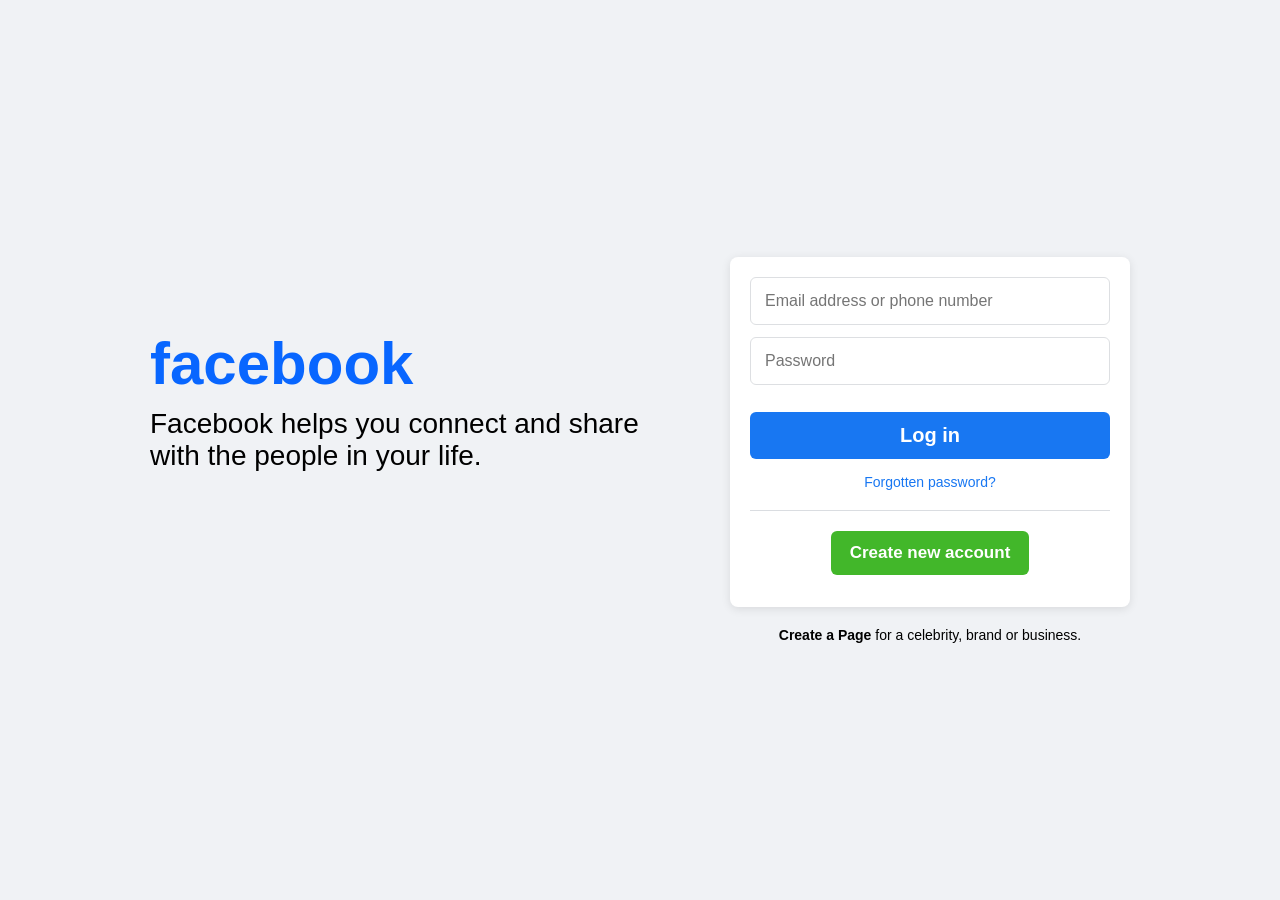
<file: index.html>
<!DOCTYPE html>
<html>

<head>

    <title>Facebook – log in or sign up</title>
    <link rel="stylesheet" href="./style.css">
    <link rel="icon" type="image/png" href="./INDEX/assets/android-chrome-512x512.png">

</head>

<body>

    <div class="container">
        <div class="left">
            <h1>facebook</h1>
            <p>Facebook helps you connect and share with the people in your life.</p>
        </div>

        <div class="right">
            <div class="loginbox">
                <input type="text" placeholder="Email address or phone number">
                <input type="password" placeholder="Password">

                <button class="loginbtn"><a href="./others/home.html"> Log in</a></button>

                <a href="#" class="forgot">Forgotten password?</a>

                <div class="line"></div>

                <a href="./signup.html" class="hre"> <button class="createbtn">Create new account</button></a>
            </div>

            <p class="pagetext">
                <strong>Create a Page</strong> for a celebrity, brand or business.
            </p>
        </div>
    </div>

</body>

</html>
</file>
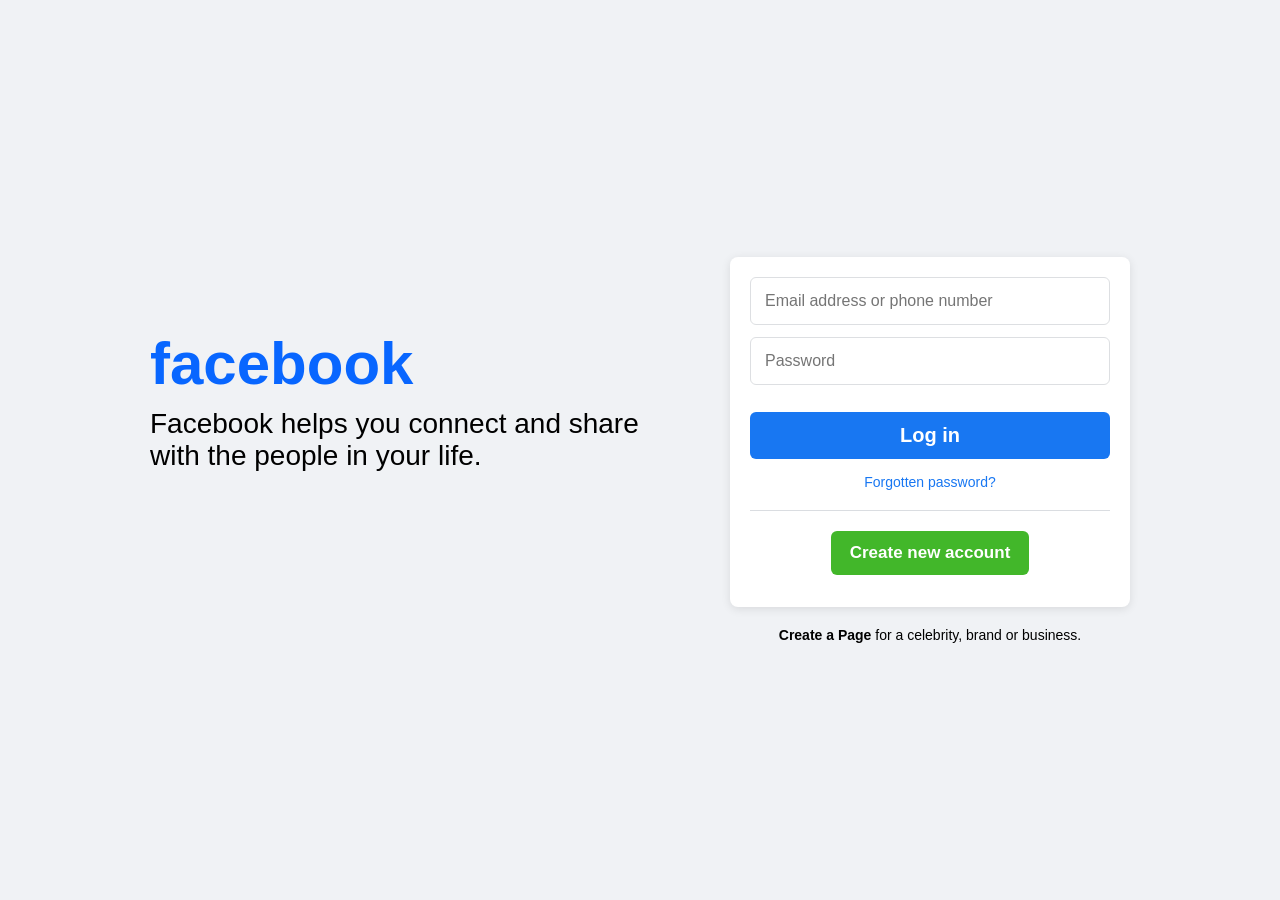
<file: login.html>
<!DOCTYPE html>
<html>

<head>

    <title>Facebook – log in or sign up</title>
    <link rel="stylesheet" href="./login.css">
    <link rel="icon" type="image/png" href="./INDEX/assets/android-chrome-512x512.png">

</head>

<body>

    <div class="container">
        <div class="left">
            <h1>facebook</h1>
            <p>Facebook helps you connect and share with the people in your life.</p>
        </div>

        <div class="right">
            <div class="loginbox">
                <input type="text" placeholder="Email address or phone number">
                <input type="password" placeholder="Password">

                <button class="loginbtn"><a href="./INDEX/dashboard.html"> Log in</a></button>

                <a href="#" class="forgot">Forgotten password?</a>

                <div class="line"></div>

                <a href="./signup.html" class="hre"> <button class="createbtn">Create new account</button></a>
            </div>

            <p class="pagetext">
                <strong>Create a Page</strong> for a celebrity, brand or business.
            </p>
        </div>
    </div>

</body>

</html>
</file>
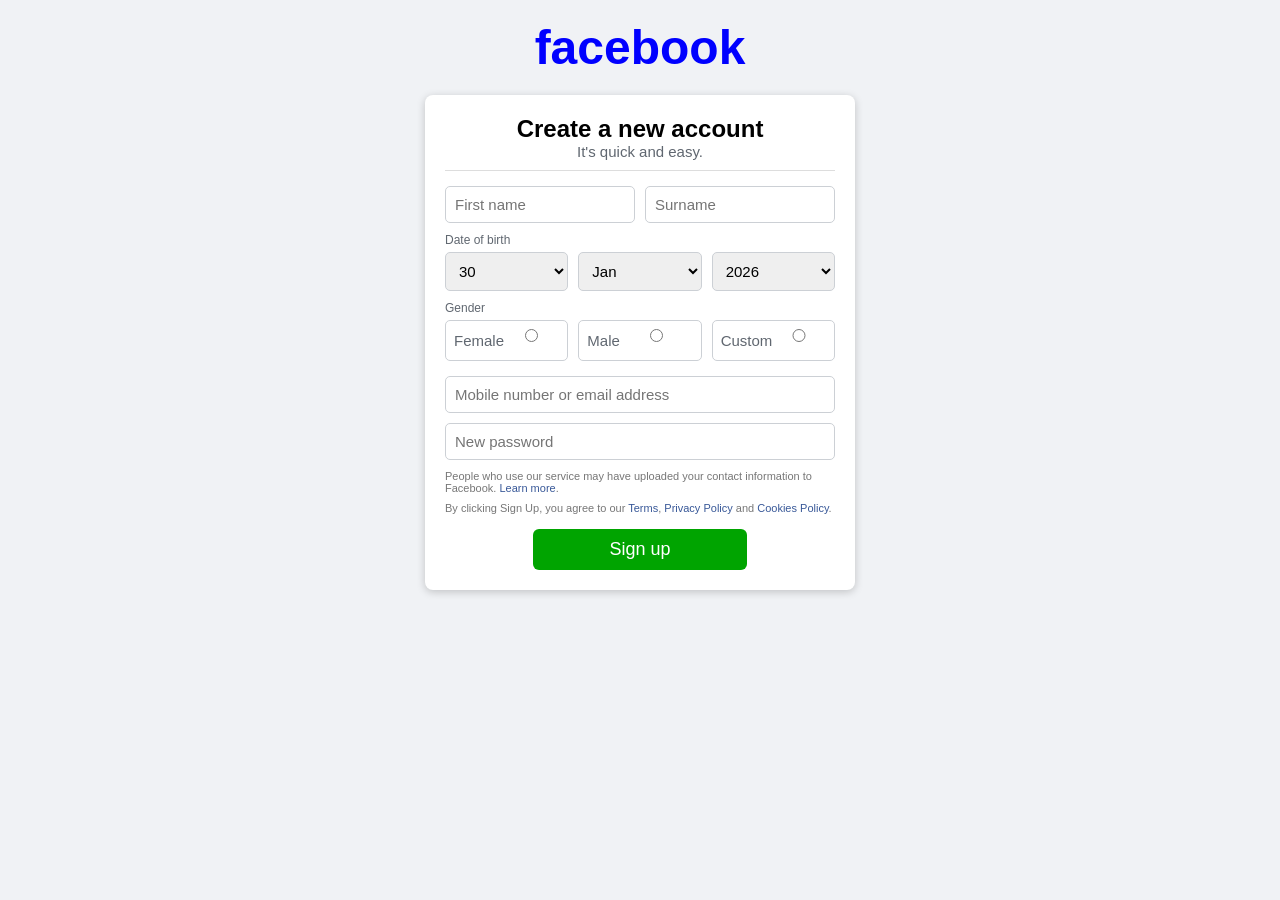
<file: signup.html>
<!DOCTYPE html>
<html>
<head>
    <title>Facebook – Create New Account</title>
    <link rel="stylesheet" href="./signup.css">
    <link rel="icon" type="image/png" href="./INDEX/assets/android-chrome-512x512.png">

</head>
<body>

<div class="logo"><a href="./index.html">facebook</a></div>

<div class="signupcard">
    <h2>Create a new account</h2>
    <p class="title">It's quick and easy.</p>

    <hr>

    <form>
        <div class="row">
            <input type="text" placeholder="First name">
            <input type="text" placeholder="Surname">
        </div>

        <label>Date of birth</label>
        <div class="dob">
            <select>
                <option>30</option>
            </select>
            <select>
                <option>Jan</option>
            </select>
            <select>
                <option>2026</option>
            </select>
        </div>

        <label>Gender</label>
        <div class="gender">
            <label class="genderbox">
                Female
                <input type="radio" name="gender">
            </label>
            <label class="genderbox">
                Male
                <input type="radio" name="gender">
            </label>
            <label class="genderbox">
                Custom
                <input type="radio" name="gender">
            </label>
        </div>

        <input class="full" type="text" placeholder="Mobile number or email address">
        <input class="full" type="password" placeholder="New password">

        <p class="text">
            People who use our service may have uploaded your contact information to Facebook.
            <a href="#">Learn more</a>.
        </p>

        <p class="text">
            By clicking Sign Up, you agree to our
            <a href="#">Terms</a>,
            <a href="#">Privacy Policy</a> and
            <a href="#">Cookies Policy</a>.
        </p>

       <button><a href="./index.html">Sign up</a></button>
   
    </form>
</div>

</body>
</html>
</file>
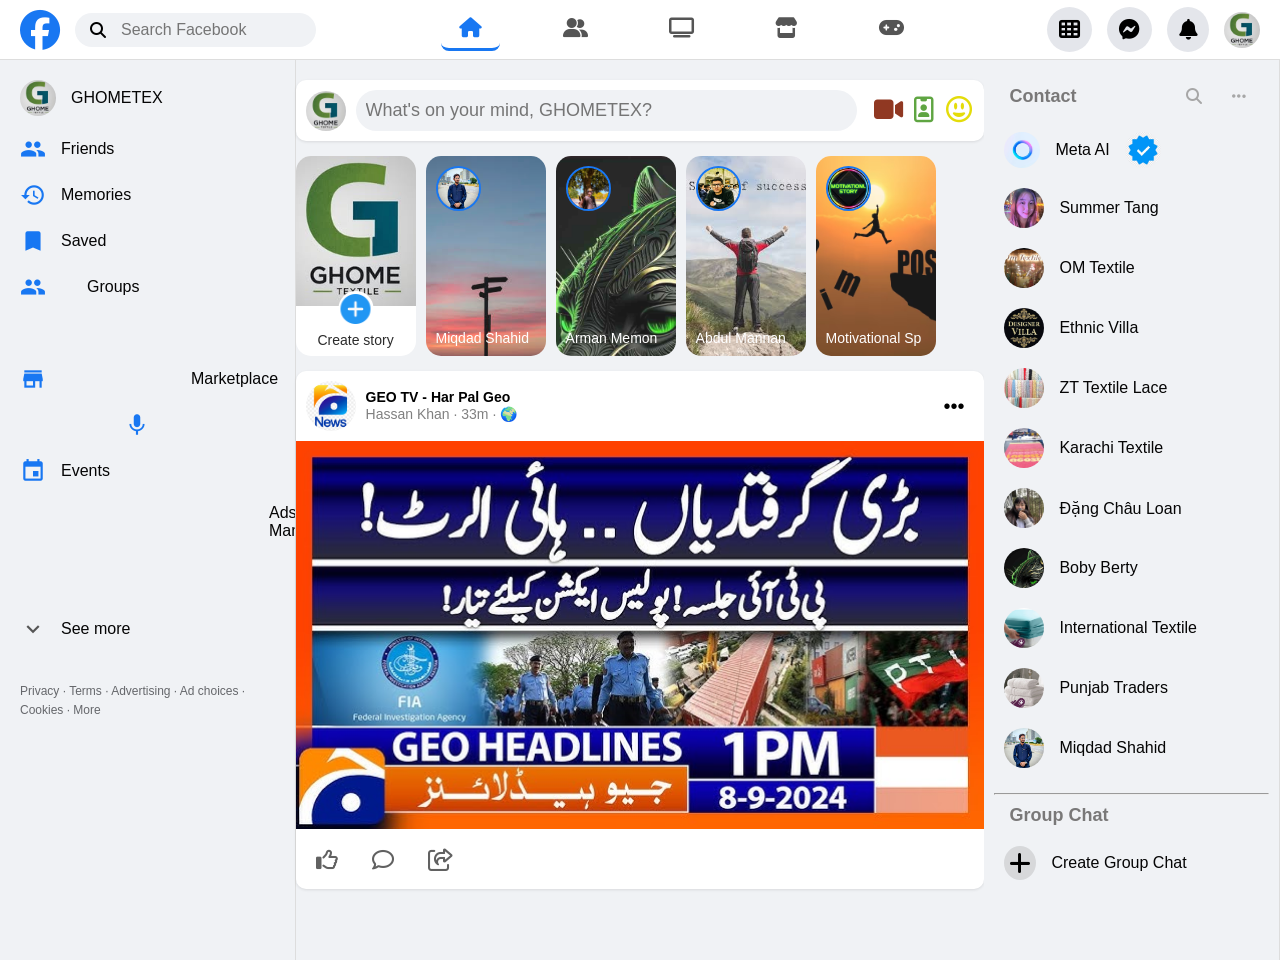
<file: INDEX/dashboard.html>
<!DOCTYPE html>
<html>

<head>
  <title>Facebook</title>
  <link rel="stylesheet" href="dashboard.css">
  <link rel="stylesheet" href="https://cdnjs.cloudflare.com/ajax/libs/font-awesome/6.5.0/css/all.min.css">
  <link href="https://fonts.googleapis.com/icon?family=Material+Icons" rel="stylesheet">
<link rel="icon" type="image/png" href="./assets/android-chrome-512x512.png">
</head>

<body>

  <div class="nav">

    <div class="nav-left">
     <A href="../index.html"> <i class="fa-brands fa-facebook fb"></i></A>

      <div class="search-box">
        <i class="fa-solid fa-magnifying-glass"></i>
        <input type="text" placeholder="Search Facebook">
      </div>
    </div>

    <div class="nav-center">
      <i class="fa-solid fa-house active"></i>
      <i class="fa-solid fa-user-group "></i>
      <i class="fa-solid fa-tv"></i>
      <i class="fa-solid fa-store"></i>
      <i class="fa-solid fa-gamepad"></i>
    </div>

    <div class="nav-right">
      <i class="fa-solid fa-table-cells"></i>
      <i class="fa-brands fa-facebook-messenger"></i>
      <i class="fa-solid fa-bell"></i>

      <div class="profile">
        <img src="./assets/IMG_0011.jpg" alt="" class="profile-m">
      </div>
    </div>
  </div>

  <div class="homep">

    <div class="sidebar">

      <div class="menu-item profile">
        <img src="./assets/IMG_0011.jpg" alt="profile">
        <p>GHOMETEX</p>
      </div>

      <div class="menu-item">
        <span class="material-icons">group</span>
        <p>Friends</p>
      </div>

      <div class="menu-item">
        <span class="material-icons">history</span>
        <p>Memories</p>
      </div>

      <div class="menu-item">
        <span class="material-icons">bookmark</span>
        <p>Saved</p>
      </div>

      <div class="menu-item">
        <span class="material-icons">groups</span>
        <p>Groups</p>
      </div>

      <div class="menu-item ">
        <span class="material-icons">smart_display</span>
        <p>Reels</p>
      </div>

      <div class="menu-item">
        <span class="material-icons">storefront</span>
        <p>Marketplace</p>
      </div>

      <div class="menu-item">
        <span class="material-icons">dynamic_feed</span>
        <p>Feeds</p>
      </div>

      <div class="menu-item">
        <span class="material-icons">event</span>
        <p>Events</p>
      </div>

      <div class="menu-item">
        <span class="material-icons">bar_chart</span>
        <p>Ads Manager</p>
      </div>

      <div class="menu-item">
        <span class="material-icons">sports_esports</span>
        <p>Play games</p>
      </div>

      <div class="menu-item see-more">
        <span class="material-icons">expand_more</span>
        <p>See more</p>
      </div>

      <div class="footer">
        Privacy · Terms · Advertising · Ad choices · Cookies · More
      </div>

    </div>






    <div class="center-content">

      <div class="post-box">
        <img src="./assets/IMG_0011.jpg" alt="profile">
        <input type="text" placeholder="What's on your mind, GHOMETEX?">
        <div class="EMO">
        <i class="fa-solid fa-video" style="color: rgb(144, 56, 34);"></i>
        <i class="fa-regular fa-id-badge" style="color: rgb(95, 165, 66);"></i>
        <i class="fa-regular fa-face-grin-wide" style="color: rgb(228, 220, 10);"></i>
        </div>
      </div>

      <div class="stories">

        <div class="story create">
          <img src="./assets/IMG_0011.jpg" class="cret">
          <div class="plus"><img src="./assets/plus.png" alt="" class="plu"></div>
          <p>Create story</p>
        </div>

       <div class="storyy-wrapper">
    
    <div class="storyy-card">
        <img src="./assets/imge01.jpg" class="bg-img">

        <div class="profilee">
            <img src="./assets/imge10.jpg">
        </div>

        <div class="name">Miqdad Shahid</div>
    </div>

     <div class="storyy-card">
        <img src="./assets/imge7.jpg" class="bg-img">

        <div class="profilee">
            <img src="./assets/arman.webp">
        </div>

        <div class="name">Arman Memon</div>
    </div>


     <div class="storyy-card">
        <img src="./assets/story3.jfif" class="bg-img">

        <div class="profilee">
            <img src="./assets/mannan.jpg">
        </div>

        <div class="name">Abdul Mannan</div>
    </div>


     <div class="storyy-card">
        <img src="./assets/story4.avif" class="bg-img">

        <div class="profilee">
            <img src="./assets/story5.jfif">
        </div>

        <div class="name">Motivational Sp</div>
    </div>
       </div>
    
      </div>

  

<div class="fb-post">

  <div class="post-top">
    <img src="./assets/geo1.png" class="profilei">
    
    <div class="post-user">
      <h4>GEO TV - Har Pal Geo</h4>
      <span>Hassan Khan · 33m · 🌍</span>
    </div>

    <div class="post-menu">•••</div>
  </div>

  <div class="post-image">
    <img src="./assets/geo.jpg">
  </div>
  <div class="like">
    <i class="fa-regular fa-thumbs-up" style="color: rgb(97, 97, 97);"></i>
    <i class="fa-regular fa-comment" style="color: rgb(97, 97, 97);"></i>
    <i class="fa-regular fa-share-from-square" style="color: rgb(97, 97, 97);"></i>
  </div>



  

    
</div>

  </div>
    <div class="sidebar">
      <div class="rightside">
        <div class="rgtt">
          <p class="conp">Contact</p>
        </div>
        <div class="rggt"><i class="fa-solid fa-magnifying-glass" style="color: rgb(167, 167, 167);"></i>
          <i class="fa-solid fa-ellipsis" style="color: rgb(167, 167, 167);"></i>
        </div>
      </div>

      <div class="menu-item profile">
        <img src="./assets/meta.webp" alt="profile">
        <p>Meta AI </p>
        <img src="./assets/blue.jpg" alt="" class="blue">
      </div>

      <div class="menu-item">
        <img src="./assets/imge1.jpg" alt="profile" class="imge">
        <p>Summer Tang</p>
      </div>

      <div class="menu-item">
        <img src="./assets/imge2.jpg" alt="profile" class="imge">
        <p>OM Textile</p>
      </div>

      <div class="menu-item">
        <img src="./assets/imge3.jpg" alt="profile" class="imge">
        <p>Ethnic Villa</p>
      </div>

      <div class="menu-item">
        <img src="./assets/imge4.jpg" alt="profile" class="imge">
        <p>ZT Textile Lace</p>
      </div>

      <div class="menu-item">
        <img src="./assets/imge5.jpg" alt="profile" class="imge">
        <p>Karachi Textile</p>
      </div>

      <div class="menu-item">
        <img src="./assets/imge6.jpg" alt="profile" class="imge">
        <p>Đặng Châu Loan</p>
      </div>

      <div class="menu-item">
        <img src="./assets/imge7.jpg" alt="profile" class="imge">
        <p>Boby Berty</p>
      </div>

      <div class="menu-item">
        <img src="./assets/imge8.jpg" alt="profile" class="imge">
        <p>International Textile</p>
      </div>

      <div class="menu-item">
        <img src="./assets/imge9.jpg" alt="profile" class="imge">
        <p>Punjab Traders</p>
      </div>
      <div class="menu-item im">
        <img src="./assets/imge10.jpg" alt="profile" class="imge">
        <p>Miqdad Shahid</p>
      </div>
      <hr class="ho">
      <div class="rgtt">
        <p class="conp">Group Chat</p>
      </div>
      <div class="menu-item imm">
        <i class="fa-solid fa-plus" style="color: rgb(0, 0, 0);"></i>
        <p>Create Group Chat</p>
      </div>
    </div>
  </div>
</body>

</html>
</file>
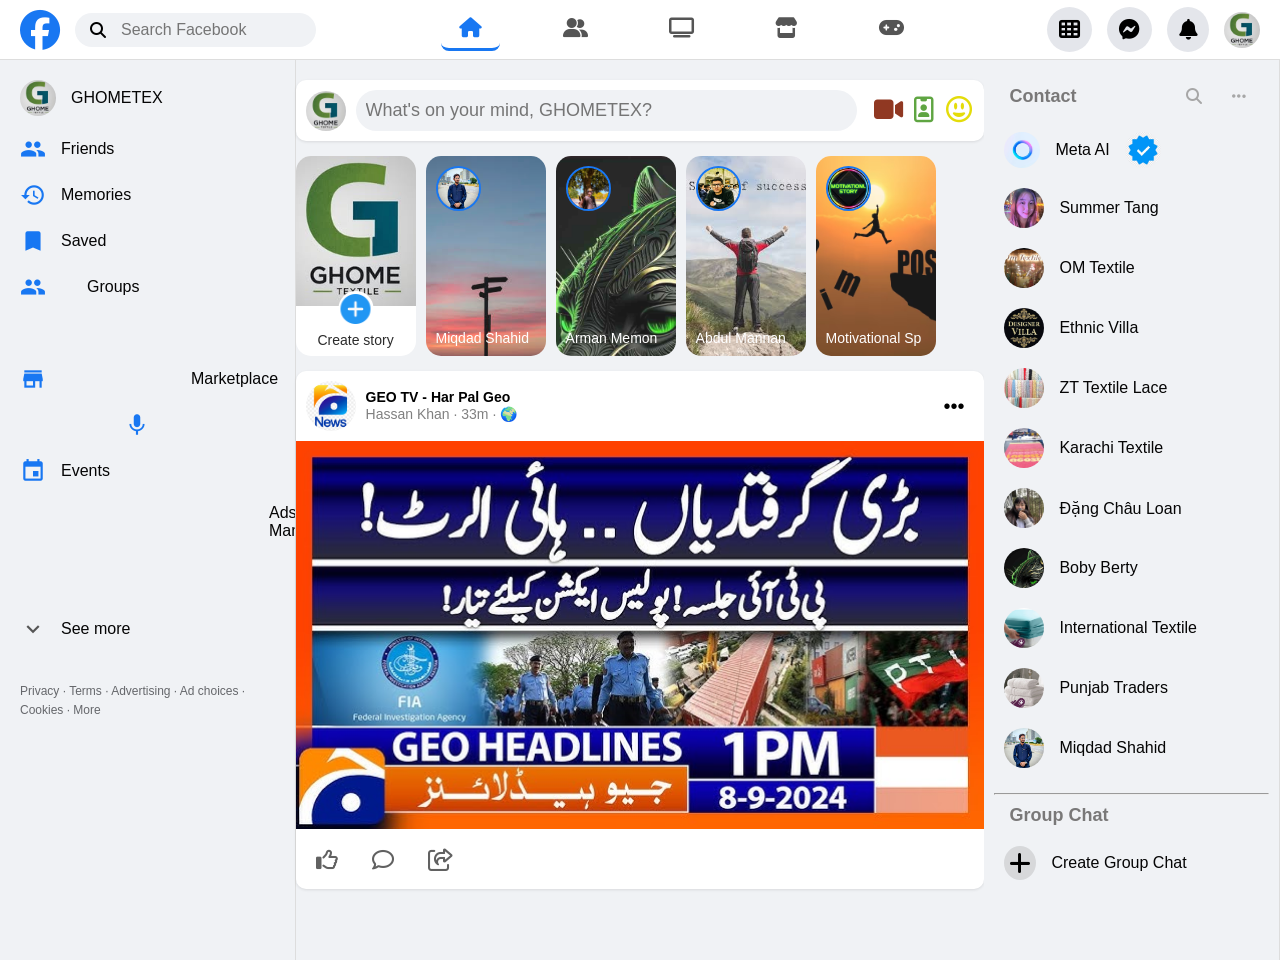
<file: others/home.html>
<!DOCTYPE html>
<html>

<head>
  <title>Facebook</title>
  <link rel="stylesheet" href="./page.css">
  <link rel="stylesheet" href="https://cdnjs.cloudflare.com/ajax/libs/font-awesome/6.5.0/css/all.min.css">
  <link href="https://fonts.googleapis.com/icon?family=Material+Icons" rel="stylesheet">
<link rel="icon" type="image/png" href="./assets/android-chrome-512x512.png">
</head>

<body>

  <div class="nav">

    <div class="nav-left">
     <A href="../index.html"> <i class="fa-brands fa-facebook fb"></i></A>

      <div class="search-box">
        <i class="fa-solid fa-magnifying-glass"></i>
        <input type="text" placeholder="Search Facebook">
      </div>
    </div>

    <div class="nav-center">
      <i class="fa-solid fa-house active"></i>
      <i class="fa-solid fa-user-group "></i>
      <i class="fa-solid fa-tv"></i>
      <i class="fa-solid fa-store"></i>
      <i class="fa-solid fa-gamepad"></i>
    </div>

    <div class="nav-right">
      <i class="fa-solid fa-table-cells"></i>
      <i class="fa-brands fa-facebook-messenger"></i>
      <i class="fa-solid fa-bell"></i>

      <div class="profile">
        <img src="./assets/IMG_0011.jpg" alt="" class="profile-m">
      </div>
    </div>
  </div>

  <div class="homep">

    <div class="sidebar">

      <div class="menu-item profile">
        <img src="./assets/IMG_0011.jpg" alt="profile">
        <p>GHOMETEX</p>
      </div>

      <div class="menu-item">
        <span class="material-icons">group</span>
        <p>Friends</p>
      </div>

      <div class="menu-item">
        <span class="material-icons">history</span>
        <p>Memories</p>
      </div>

      <div class="menu-item">
        <span class="material-icons">bookmark</span>
        <p>Saved</p>
      </div>

      <div class="menu-item">
        <span class="material-icons">groups</span>
        <p>Groups</p>
      </div>

      <div class="menu-item ">
        <span class="material-icons">smart_display</span>
        <p>Reels</p>
      </div>

      <div class="menu-item">
        <span class="material-icons">storefront</span>
        <p>Marketplace</p>
      </div>

      <div class="menu-item">
        <span class="material-icons">dynamic_feed</span>
        <p>Feeds</p>
      </div>

      <div class="menu-item">
        <span class="material-icons">event</span>
        <p>Events</p>
      </div>

      <div class="menu-item">
        <span class="material-icons">bar_chart</span>
        <p>Ads Manager</p>
      </div>

      <div class="menu-item">
        <span class="material-icons">sports_esports</span>
        <p>Play games</p>
      </div>

      <div class="menu-item see-more">
        <span class="material-icons">expand_more</span>
        <p>See more</p>
      </div>

      <div class="footer">
        Privacy · Terms · Advertising · Ad choices · Cookies · More
      </div>

    </div>






    <div class="center-content">

      <div class="post-box">
        <img src="./assets/IMG_0011.jpg" alt="profile">
        <input type="text" placeholder="What's on your mind, GHOMETEX?">
        <div class="EMO">
        <i class="fa-solid fa-video" style="color: rgb(144, 56, 34);"></i>
        <i class="fa-regular fa-id-badge" style="color: rgb(95, 165, 66);"></i>
        <i class="fa-regular fa-face-grin-wide" style="color: rgb(228, 220, 10);"></i>
        </div>
      </div>

      <div class="stories">

        <div class="story create">
          <img src="./assets/IMG_0011.jpg" class="cret">
          <div class="plus"><img src="./assets/plus.png" alt="" class="plu"></div>
          <p>Create story</p>
        </div>

       <div class="storyy-wrapper">
    
    <div class="storyy-card">
        <img src="./assets/imge01.jpg" class="bg-img">

        <div class="profilee">
            <img src="./assets/imge10.jpg">
        </div>

        <div class="name">Miqdad Shahid</div>
    </div>

     <div class="storyy-card">
        <img src="./assets/imge7.jpg" class="bg-img">

        <div class="profilee">
            <img src="./assets/arman.webp">
        </div>

        <div class="name">Arman Memon</div>
    </div>


     <div class="storyy-card">
        <img src="./assets/story3.jfif" class="bg-img">

        <div class="profilee">
            <img src="./assets/mannan.jpg">
        </div>

        <div class="name">Abdul Mannan</div>
    </div>


     <div class="storyy-card">
        <img src="./assets/story4.avif" class="bg-img">

        <div class="profilee">
            <img src="./assets/story5.jfif">
        </div>

        <div class="name">Motivational Sp</div>
    </div>
       </div>
    
      </div>

  

<div class="fb-post">

  <div class="post-top">
    <img src="./assets/geo1.png" class="profilei">
    
    <div class="post-user">
      <h4>GEO TV - Har Pal Geo</h4>
      <span>Hassan Khan · 33m · 🌍</span>
    </div>

    <div class="post-menu">•••</div>
  </div>

  <div class="post-image">
    <img src="./assets/geo.jpg">
  </div>
  <div class="like">
    <i class="fa-regular fa-thumbs-up" style="color: rgb(97, 97, 97);"></i>
    <i class="fa-regular fa-comment" style="color: rgb(97, 97, 97);"></i>
    <i class="fa-regular fa-share-from-square" style="color: rgb(97, 97, 97);"></i>
  </div>



  

    
</div>

  </div>
    <div class="sidebar">
      <div class="rightside">
        <div class="rgtt">
          <p class="conp">Contact</p>
        </div>
        <div class="rggt"><i class="fa-solid fa-magnifying-glass" style="color: rgb(167, 167, 167);"></i>
          <i class="fa-solid fa-ellipsis" style="color: rgb(167, 167, 167);"></i>
        </div>
      </div>

      <div class="menu-item profile">
        <img src="./assets/meta.webp" alt="profile">
        <p>Meta AI </p>
        <img src="./assets/blue.jpg" alt="" class="blue">
      </div>

      <div class="menu-item">
        <img src="./assets/imge1.jpg" alt="profile" class="imge">
        <p>Summer Tang</p>
      </div>

      <div class="menu-item">
        <img src="./assets/imge2.jpg" alt="profile" class="imge">
        <p>OM Textile</p>
      </div>

      <div class="menu-item">
        <img src="./assets/imge3.jpg" alt="profile" class="imge">
        <p>Ethnic Villa</p>
      </div>

      <div class="menu-item">
        <img src="./assets/imge4.jpg" alt="profile" class="imge">
        <p>ZT Textile Lace</p>
      </div>

      <div class="menu-item">
        <img src="./assets/imge5.jpg" alt="profile" class="imge">
        <p>Karachi Textile</p>
      </div>

      <div class="menu-item">
        <img src="./assets/imge6.jpg" alt="profile" class="imge">
        <p>Đặng Châu Loan</p>
      </div>

      <div class="menu-item">
        <img src="./assets/imge7.jpg" alt="profile" class="imge">
        <p>Boby Berty</p>
      </div>

      <div class="menu-item">
        <img src="./assets/imge8.jpg" alt="profile" class="imge">
        <p>International Textile</p>
      </div>

      <div class="menu-item">
        <img src="./assets/imge9.jpg" alt="profile" class="imge">
        <p>Punjab Traders</p>
      </div>
      <div class="menu-item im">
        <img src="./assets/imge10.jpg" alt="profile" class="imge">
        <p>Miqdad Shahid</p>
      </div>
      <hr class="ho">
      <div class="rgtt">
        <p class="conp">Group Chat</p>
      </div>
      <div class="menu-item imm">
        <i class="fa-solid fa-plus" style="color: rgb(0, 0, 0);"></i>
        <p>Create Group Chat</p>
      </div>
    </div>
  </div>
</body>

</html>
</file>
<file: style.css>
@import url("./signup.css");

* {
    margin: 0;
    padding: 0;
    box-sizing: border-box;
    font-family: Helvetica;
}

body {
    background: #f0f2f5;
}

.container {
    width: 100%;
    height: 100vh;
    display: flex;
    justify-content: center;
    align-items: center;
}

.left {
    width: 500px;
    margin-right: 80px;
    margin-bottom: 100px;
    font-family: Helvetica;
}

.left h1 {
    color:  #0866FF;
    font-size: 60px;
    font-weight: bold;
}

.left p {
    font-size: 28px;
    line-height: 32px;
    margin-top: 10px;
}

.right {
    width: 400px;
}

.loginbox {
    background: #fff;
    padding: 20px;
    border-radius: 8px;
    box-shadow: 0 2px 10px rgba(0,0,0,0.1);
    text-align: center;
    height: 350px;
}

.loginbox input {
    width: 100%;
    padding: 14px;
    margin-bottom: 12px;
    font-size: 16px;
    border: 1px solid #dddfe2;
    border-radius: 6px;
}

.loginbox input:focus {
    outline: none;
    border-color: #1877F2;
}

.loginbtn {
    width: 100%;
    background: #1877f2;
    color: white;
    font-size: 20px;
    font-weight: bold;
    padding: 12px;
    border: none;
    border-radius: 6px;
    cursor: pointer;
}

.loginbtn:hover {
    background: #166fe5;
}

.forgot {
    display: block;
    margin: 15px 0;
    color: #1877f2;
    text-decoration: none;
    font-size: 14px;
}

.forgot:hover {
    text-decoration: underline;
}

.line {
    height: 1px;
    background: #dadde1;
    margin: 20px 0;
}

.createbtn {
    background: #42b72a;
    color: white;
    font-size: 17px;
    font-weight: bold;
    padding: 12px 16px;
    border: none;
    border-radius: 6px;
    cursor: pointer;
}
.hre{
    text-decoration: none;
    color:white;
}
.createbtn:hover {
    background: #36a420;
}

.pagetext {
    margin-top: 20px;
    text-align: center;
    font-size: 14px;
}
</file>
<file: login.css>
@import url("./signup.css");

* {
    margin: 0;
    padding: 0;
    box-sizing: border-box;
    font-family: Helvetica;
}

body {
    background: #f0f2f5;
}

.container {
    width: 100%;
    height: 100vh;
    display: flex;
    justify-content: center;
    align-items: center;
}

.left {
    width: 500px;
    margin-right: 80px;
    margin-bottom: 100px;
    font-family: Helvetica;
}

.left h1 {
    color:  #0866FF;
    font-size: 60px;
    font-weight: bold;
}

.left p {
    font-size: 28px;
    line-height: 32px;
    margin-top: 10px;
}

.right {
    width: 400px;
}

.loginbox {
    background: #fff;
    padding: 20px;
    border-radius: 8px;
    box-shadow: 0 2px 10px rgba(0,0,0,0.1);
    text-align: center;
    height: 350px;
}

.loginbox input {
    width: 100%;
    padding: 14px;
    margin-bottom: 12px;
    font-size: 16px;
    border: 1px solid #dddfe2;
    border-radius: 6px;
}

.loginbox input:focus {
    outline: none;
    border-color: #1877F2;
}

.loginbtn {
    width: 100%;
    background: #1877f2;
    color: white;
    font-size: 20px;
    font-weight: bold;
    padding: 12px;
    border: none;
    border-radius: 6px;
    cursor: pointer;
}

.loginbtn:hover {
    background: #166fe5;
}

.forgot {
    display: block;
    margin: 15px 0;
    color: #1877f2;
    text-decoration: none;
    font-size: 14px;
}

.forgot:hover {
    text-decoration: underline;
}

.line {
    height: 1px;
    background: #dadde1;
    margin: 20px 0;
}

.createbtn {
    background: #42b72a;
    color: white;
    font-size: 17px;
    font-weight: bold;
    padding: 12px 16px;
    border: none;
    border-radius: 6px;
    cursor: pointer;
}
.hre{
    text-decoration: none;
    color:white;
}
.createbtn:hover {
    background: #36a420;
}

.pagetext {
    margin-top: 20px;
    text-align: center;
    font-size: 14px;
}
</file>
<file: signup.css>
* {
    margin: 0;
    padding: 0;
    box-sizing: border-box;
    font-family: Helvetica;
}

body {
    background: #f0f2f5;
}


.logo {
    text-align: center;
    font-size: 48px;
    color: #1877f2;
    font-weight: bold;
    margin: 20px 0;
}
.logo a{
    text-decoration: none;
    color: blue;
}

.signupcard {
    background: #fff;
    width: 100%;
    max-width: 430px;
    margin: auto;
    padding: 20px;
    border-radius: 8px;
    box-shadow: 0 2px 8px rgba(0,0,0,0.2);
}

.signupcard h2 {
    text-align: center;
}

.title {
    text-align: center;
    color: #606770;
    font-size: 15px;
    margin-bottom: 10px;
}

hr {
    margin: 10px 0 15px;
    border: none;
    border-top: 1px solid #ddd;
}

.row {
    display: flex;
    gap: 10px;
}

.row input {
    width: 50%;
}

input, select {
    width: 100%;
    padding: 9px;
    border: 1px solid #ccd0d5;
    border-radius: 5px;
    font-size: 15px;
    margin-bottom: 10px;
}

label {
    font-size: 12px;
    color: #606770;
    margin-bottom: 5px;
    display: block;
}

.dob {
    display: flex;
    gap: 10px;
}

.gender {
    display: flex;
    gap: 10px;
    margin-bottom: 10px;
}

.genderbox {
    border: 1px solid #ccd0d5;
    border-radius: 5px;
    padding: 8px;
    width: 33.33%;
    display: flex;
    justify-content: space-between;
    align-items: center;
    font-size: 15px;
}

.text {
    font-size: 11px;
    color: #777;
    margin-bottom: 8px;
}

.text a {
    color: #385898;
    text-decoration: none;
}

button {
    width: 55%;
    margin: 15px auto 0;
    display: block;
    padding: 10px;
    background: #00a400;
    color: #fff;
    font-size: 18px;
    border: none;
    border-radius: 6px;
    cursor: pointer;
}
button a{
    text-decoration: none;
    
    color: white;
}

button:hover {
    background: #029c3b;
}

@media (max-width: 480px) {
    .row,
    .dob,
    .gender {
        flex-direction: column;
    }

    button {
        width: 100%;
    }
}


@media (min-width: 481px) and (max-width: 768px) {

    .row input {
        width: 50%;
    }

    .dob select {
        width: 32%;
    }

    .gender .genderbox {
        width: 32%;
    }

    button {
        width: 70%;
    }
}
@media only screen and (max-width: 480px) {

    .logo {
        font-size: 36px;
    }

    .signupcard {
        padding: 15px;
    }

    button {
        width: 100%;
        font-size: 16px;
    }
}
@media (min-width: 320px) and (max-width: 425px) {

    body {
        padding: 0 8px;
    }

    .logo {
        font-size: 32px;
        margin: 15px 0;
    }

    .signupcard {
        padding: 14px;
        border-radius: 6px;
    }

    .row,
    .dob,
    .gender {
        flex-direction: column;
        gap: 8px;
    }

    .row input,
    .dob select,
    .gender .genderbox {
        width: 100%;
    }

    input,
    select {
        font-size: 14px;
        padding: 8px;
    }

    label {
        font-size: 11px;
    }

    .text {
        font-size: 10px;
        line-height: 1.4;
    }

    button {
        width: 100%;
        font-size: 16px;
        padding: 10px;
    }
}
</file>
<file: INDEX/dashboard.css>
* {
  margin: 0;
  padding: 0;
  box-sizing: border-box;
  font-family: 'Segoe UI', Tahoma, Geneva, Verdana, sans-serif;
}

body {
  background-color: #F0F2F5;

}

.nav {
  height: 60px;
  background: white;
  display: flex;
  align-items: center;
  justify-content: space-between;
  padding: 0 20px;
  border-bottom: 1px solid #ddd;
}


.nav-left {
  display: flex;
  align-items: center;
  gap: 15px;
}

.fb {
  font-size: 40px;
  color: #1877f2;
}

.search-box {
  background: #F0F2F5;
  padding: 8px 15px;
  border-radius: 20px;
  display: flex;
  align-items: center;
}

.fa-magnifying-glass {
  margin-right: 10px;
}

.search-box input {
  border: none;
  outline: none;
  background: transparent;
  margin-left: 5px;
  font-size: 16px;
  width: 180px;

}


.nav-center {
  display: flex;
  gap: 45px;
  font-size: 20px;
  color: #555;
}

.nav-center i {
  padding: 10px 18px;
  cursor: pointer;
  border-radius: 8px;
}

.nav-center i:hover {
  background: #e4e6eb;
}

.active {
  color: #1877f2;
  border-bottom: 3px solid #1877f2;
}


.nav-right {
  display: flex;
  align-items: center;
  gap: 15px;
}

.nav-right i {
  background: #e4e6eb;
  padding: 12px;
  border-radius: 50%;
  cursor: pointer;
  font-size: 21px;
}

.nav-right i:hover {
  background: #ddd;
}

.profile img {
  width: 45px;
  height: 45px;
  background: #ddd;
  border-radius: 50%;
  display: flex;
  align-items: center;
  justify-content: center;
  font-weight: bold;
  cursor: pointer;
}

.profile-m {
  width: 150px;
  height: 150px;
  object-fit: cover;
  border-radius: 50%;
  object-position: center center;
}




.sidebar {
  width: 300px;
  height: 100vh;
  background: #F0F2F5;
  padding: 10px;
  overflow-y:auto;
  border-right: 1px solid #ddd;
}

.profile img {
  width: 36px;
  height: 36px;
  border-radius: 50%;
  object-fit: cover;
}

.menu-item {
  display: flex;
  align-items: center;
  gap: 15px;
  padding: 10px;
  border-radius: 10px;
  cursor: pointer;
  transition: 0.2s;
}

.menu-item span {
  font-size: 26px;
  color: #1877f2;
}

.menu-item p {
  font-size: 16px;
  font-weight: 500;
  color: #050505;
}


.menu-item:hover {
  background: rgb(206, 205, 205);
}

.menu-item.active {
  background: #e4e6eb;
}

.see-more span {
  color: #555;
}

.footer {
  margin-top: 20px;
  font-size: 12px;
  color: #65676b;
  line-height: 1.6;
  padding: 10px;
}


.homep {
  display: flex;
  justify-content: space-between;

}

.hcenter {
  display: flex;
  justify-content: space-between;

}

.imge {
  width: 40px;
  height: 40px;
  border-radius: 50%;
  object-fit: cover;
  object-position: center top;
}

.rightside {
  display: flex;
  justify-content: space-between;
  align-items: center;
  margin: 10px 0;
}

.rgtt {
  margin-left: 15px;
}

.rggt {
  margin-right: 15px;


}

.conp {
  font-size: 18px;
  font-weight: 600;
  color: #797878;
}

.rggt i {
  cursor: pointer;
  padding: 8px;
}

.rggt i:hover {
  background-color: rgba(179, 177, 177, 0.219);
  border-radius: 50%;
}

.im {
  margin-bottom: 15px;
}

.ho {
  margin-bottom: 10px;
}

.imm {
  margin-top: 10px;
}

.fa-plus {
  font-size: 24px;
  padding: 5px;
  border-radius: 50%;
  background-color: rgba(128, 128, 128, 0.226);
}




.center-content {
  width: 700px;
  ;
}

.post-box {
  display: flex;
  align-items: center;
  background: white;
  padding: 10px;
  border-radius: 10px;
  margin-top: 20px;
  box-shadow: 0 1px 3px rgba(0, 0, 0, 0.1);
}

.post-box img {
  width: 40px;
  height: 40px;
  border-radius: 50%;
  margin-right: 10px;
  cursor: pointer;
}

.post-box input {
  width: 75%;
  font-size: 18px;
  padding: 10px;
  border: none;
  background: #f0f2f5;
  border-radius: 30px;
  outline: none;
  font-weight: 500;
}

.EMO {
  padding-left: 15px;
  font-size: 26px;
}

.EMO i {
  padding: 2px;
  cursor: pointer;
}




.stories {
  display: flex;
  gap: 10px;
  margin-top: 15px;
}

.story {
  width: 120px;
  height: 200px;
  border-radius: 15px;
  overflow: hidden;
  position: relative;
  background: white;
  cursor: pointer;
}
.story:hover {
  opacity: 0.8;
}

.storyy-wrapper {
    display: flex;
    justify-content: space-between;
    gap: 10px;
    
}

.storyy-card {
    min-width: 110px;
    height: 200px;
    border-radius: 15px;
    overflow: hidden;
    position: relative;
    flex-shrink: 0;   
    background-color: white;
}

.storyy-card:hover{
  opacity: 0.8;
  cursor: pointer;
}

.bg-img {
    width: 120px;
    height: 100%;
    object-fit: cover;
    opacity: 0.9;
}

.profilee {
    position: absolute;
    top: 10px;
    left: 10px;
}

.profilee img {
    width: 45px;
    height: 45px;
    border-radius: 50%;
    border: 2px solid #1877f2;
        object-fit: cover;

}

.name {
    position: absolute;
    bottom: 10px;
    left: 10px;
    color: rgb(255, 255, 255);
    font-weight: 500;
    font-size: 14px;
    opacity: 1.6;
}

.imk {
  width: 100%;
  height: 80%;
  top: 0;
  object-fit: cover;
  position: absolute;
}
 
.cret {
  width: 100%;
  height: 75%;
  object-fit: cover;
}

.plu {
  width: 30px;
}

.story span {
  position: absolute;
  bottom: 8px;
  left: 10px;
  color: rgb(255, 255, 255);
  font-weight: bold;
  font-size: 14px;
}

.create p {
  position: absolute;
  bottom: 8px;
  text-align: center;
  width: 100%;
  color: rgb(44, 44, 44);
  font-size: 14px;
  font-weight: 500;
}

.plus {
  position: absolute;
  bottom: 30px;
  left: 50%;
  transform: translateX(-50%);
  width: 35px;
  height: 35px;
  background: #ffffff;
  color: white;
  border-radius: 50%;
  display: flex;
  align-items: center;
  justify-content: center;
  font-size: 20px;
}


.fb-post {
  width: 100%;
  background: #fff;
  border-radius: 10px;
  margin-top: 15px;
  box-shadow: 0 1px 3px rgba(0,0,0,0.1);
  overflow: hidden;
}

.post-top {
  display: flex;
  align-items: center;
  padding: 10px;
}

.profilei {
  width: 50px;
  height: 50px;
  border-radius: 50%;
  object-fit: cover;
}

.post-user {
  flex: 1;
  margin-left: 10px;
}

.post-user h4 {
  margin: 0;
  font-size: 14px;
  cursor: pointer;
}
.post-user h4:hover {
  text-decoration: underline;
}

.post-user span {
  font-size: 14px;
  color: gray;
  font-weight: 500;
  cursor: pointer;

}
.post-user span:hover {
  text-decoration: underline;
}
.like{
  width: 100%;
  height: 60px;
}
.like i{
  font-size: 22px;
  cursor: pointer;
  padding: 20px 10px;
  margin-left: 10px;
}
.like i:hover{
  background-color: rgba(128, 128, 128, 0.24);
  border-radius: 20px;
}
.post-menu {
  font-size: 20px;
  cursor: pointer;
  padding: 10px;
}
.post-menu:hover {
  background-color: rgba(128, 128, 128, 0.24);
  border-radius: 20px;
}

.post-image img {
  width: 100%;
  display: block;
}
</file>
<file: others/page.css>
* {
  margin: 0;
  padding: 0;
  box-sizing: border-box;
  font-family: 'Segoe UI', Tahoma, Geneva, Verdana, sans-serif;
}

body {
  background-color: #F0F2F5;

}

.nav {
  height: 60px;
  background: white;
  display: flex;
  align-items: center;
  justify-content: space-between;
  padding: 0 20px;
  border-bottom: 1px solid #ddd;
}


.nav-left {
  display: flex;
  align-items: center;
  gap: 15px;
}

.fb {
  font-size: 40px;
  color: #1877f2;
}

.search-box {
  background: #F0F2F5;
  padding: 8px 15px;
  border-radius: 20px;
  display: flex;
  align-items: center;
}

.fa-magnifying-glass {
  margin-right: 10px;
}

.search-box input {
  border: none;
  outline: none;
  background: transparent;
  margin-left: 5px;
  font-size: 16px;
  width: 180px;

}


.nav-center {
  display: flex;
  gap: 45px;
  font-size: 20px;
  color: #555;
}

.nav-center i {
  padding: 10px 18px;
  cursor: pointer;
  border-radius: 8px;
}

.nav-center i:hover {
  background: #e4e6eb;
}

.active {
  color: #1877f2;
  border-bottom: 3px solid #1877f2;
}


.nav-right {
  display: flex;
  align-items: center;
  gap: 15px;
}

.nav-right i {
  background: #e4e6eb;
  padding: 12px;
  border-radius: 50%;
  cursor: pointer;
  font-size: 21px;
}

.nav-right i:hover {
  background: #ddd;
}

.profile img {
  width: 45px;
  height: 45px;
  background: #ddd;
  border-radius: 50%;
  display: flex;
  align-items: center;
  justify-content: center;
  font-weight: bold;
  cursor: pointer;
}

.profile-m {
  width: 150px;
  height: 150px;
  object-fit: cover;
  border-radius: 50%;
  object-position: center center;
}




.sidebar {
  width: 300px;
  height: 100vh;
  background: #F0F2F5;
  padding: 10px;
  overflow-y:auto;
  border-right: 1px solid #ddd;
}

.profile img {
  width: 36px;
  height: 36px;
  border-radius: 50%;
  object-fit: cover;
}

.menu-item {
  display: flex;
  align-items: center;
  gap: 15px;
  padding: 10px;
  border-radius: 10px;
  cursor: pointer;
  transition: 0.2s;
}

.menu-item span {
  font-size: 26px;
  color: #1877f2;
}

.menu-item p {
  font-size: 16px;
  font-weight: 500;
  color: #050505;
}


.menu-item:hover {
  background: rgb(206, 205, 205);
}

.menu-item.active {
  background: #e4e6eb;
}

.see-more span {
  color: #555;
}

.footer {
  margin-top: 20px;
  font-size: 12px;
  color: #65676b;
  line-height: 1.6;
  padding: 10px;
}


.homep {
  display: flex;
  justify-content: space-between;

}

.hcenter {
  display: flex;
  justify-content: space-between;

}

.imge {
  width: 40px;
  height: 40px;
  border-radius: 50%;
  object-fit: cover;
  object-position: center top;
}

.rightside {
  display: flex;
  justify-content: space-between;
  align-items: center;
  margin: 10px 0;
}

.rgtt {
  margin-left: 15px;
}

.rggt {
  margin-right: 15px;


}

.conp {
  font-size: 18px;
  font-weight: 600;
  color: #797878;
}

.rggt i {
  cursor: pointer;
  padding: 8px;
}

.rggt i:hover {
  background-color: rgba(179, 177, 177, 0.219);
  border-radius: 50%;
}

.im {
  margin-bottom: 15px;
}

.ho {
  margin-bottom: 10px;
}

.imm {
  margin-top: 10px;
}

.fa-plus {
  font-size: 24px;
  padding: 5px;
  border-radius: 50%;
  background-color: rgba(128, 128, 128, 0.226);
}




.center-content {
  width: 700px;
  ;
}

.post-box {
  display: flex;
  align-items: center;
  background: white;
  padding: 10px;
  border-radius: 10px;
  margin-top: 20px;
  box-shadow: 0 1px 3px rgba(0, 0, 0, 0.1);
}

.post-box img {
  width: 40px;
  height: 40px;
  border-radius: 50%;
  margin-right: 10px;
  cursor: pointer;
}

.post-box input {
  width: 75%;
  font-size: 18px;
  padding: 10px;
  border: none;
  background: #f0f2f5;
  border-radius: 30px;
  outline: none;
  font-weight: 500;
}

.EMO {
  padding-left: 15px;
  font-size: 26px;
}

.EMO i {
  padding: 2px;
  cursor: pointer;
}




.stories {
  display: flex;
  gap: 10px;
  margin-top: 15px;
}

.story {
  width: 120px;
  height: 200px;
  border-radius: 15px;
  overflow: hidden;
  position: relative;
  background: white;
  cursor: pointer;
}
.story:hover {
  opacity: 0.8;
}

.storyy-wrapper {
    display: flex;
    justify-content: space-between;
    gap: 10px;
    
}

.storyy-card {
    min-width: 110px;
    height: 200px;
    border-radius: 15px;
    overflow: hidden;
    position: relative;
    flex-shrink: 0;   
    background-color: white;
}

.storyy-card:hover{
  opacity: 0.8;
  cursor: pointer;
}

.bg-img {
    width: 120px;
    height: 100%;
    object-fit: cover;
    opacity: 0.9;
}

.profilee {
    position: absolute;
    top: 10px;
    left: 10px;
}

.profilee img {
    width: 45px;
    height: 45px;
    border-radius: 50%;
    border: 2px solid #1877f2;
        object-fit: cover;

}

.name {
    position: absolute;
    bottom: 10px;
    left: 10px;
    color: rgb(255, 255, 255);
    font-weight: 500;
    font-size: 14px;
    opacity: 1.6;
}

.imk {
  width: 100%;
  height: 80%;
  top: 0;
  object-fit: cover;
  position: absolute;
}
 
.cret {
  width: 100%;
  height: 75%;
  object-fit: cover;
}

.plu {
  width: 30px;
}

.story span {
  position: absolute;
  bottom: 8px;
  left: 10px;
  color: rgb(255, 255, 255);
  font-weight: bold;
  font-size: 14px;
}

.create p {
  position: absolute;
  bottom: 8px;
  text-align: center;
  width: 100%;
  color: rgb(44, 44, 44);
  font-size: 14px;
  font-weight: 500;
}

.plus {
  position: absolute;
  bottom: 30px;
  left: 50%;
  transform: translateX(-50%);
  width: 35px;
  height: 35px;
  background: #ffffff;
  color: white;
  border-radius: 50%;
  display: flex;
  align-items: center;
  justify-content: center;
  font-size: 20px;
}


.fb-post {
  width: 100%;
  background: #fff;
  border-radius: 10px;
  margin-top: 15px;
  box-shadow: 0 1px 3px rgba(0,0,0,0.1);
  overflow: hidden;
}

.post-top {
  display: flex;
  align-items: center;
  padding: 10px;
}

.profilei {
  width: 50px;
  height: 50px;
  border-radius: 50%;
  object-fit: cover;
}

.post-user {
  flex: 1;
  margin-left: 10px;
}

.post-user h4 {
  margin: 0;
  font-size: 14px;
  cursor: pointer;
}
.post-user h4:hover {
  text-decoration: underline;
}

.post-user span {
  font-size: 14px;
  color: gray;
  font-weight: 500;
  cursor: pointer;

}
.post-user span:hover {
  text-decoration: underline;
}
.like{
  width: 100%;
  height: 60px;
}
.like i{
  font-size: 22px;
  cursor: pointer;
  padding: 20px 10px;
  margin-left: 10px;
}
.like i:hover{
  background-color: rgba(128, 128, 128, 0.24);
  border-radius: 20px;
}
.post-menu {
  font-size: 20px;
  cursor: pointer;
  padding: 10px;
}
.post-menu:hover {
  background-color: rgba(128, 128, 128, 0.24);
  border-radius: 20px;
}

.post-image img {
  width: 100%;
  display: block;
}



@media (max-width: 1024px) {

  .sidebar{
    width: 220px;
  }

  .center-content{
    width: 60%;
  }

  .nav-center{
    gap: 20px;
  }

}



@media (max-width: 768px) {

  .homep{
    flex-direction: column;
  }

  .sidebar{
    display: none;
  }

  .center-content{
    width: 100%;
    padding: 10px;
  }

  .nav-center{
    display: none;
  }

  .search-box input{
    width: 100px;
  }

  .post-box input{
    width: 60%;
    font-size: 16px;
  }

  .stories{
    overflow-x: auto;
  }

  .storyy-wrapper{
    gap: 8px;
  }

  .story{
    min-width: 110px;
  }

  .storyy-card{
    min-width: 110px;
  }

}



@media (max-width: 480px) {

  .nav{
    padding: 0 10px;
  }

  .fb{
    font-size: 30px;
  }

  .nav-right i{
    padding: 8px;
    font-size: 16px;
  }

  .post-box{
    flex-wrap: wrap;
  }

  .EMO{
    width: 100%;
    margin-top: 5px;
  }

}
</file>
